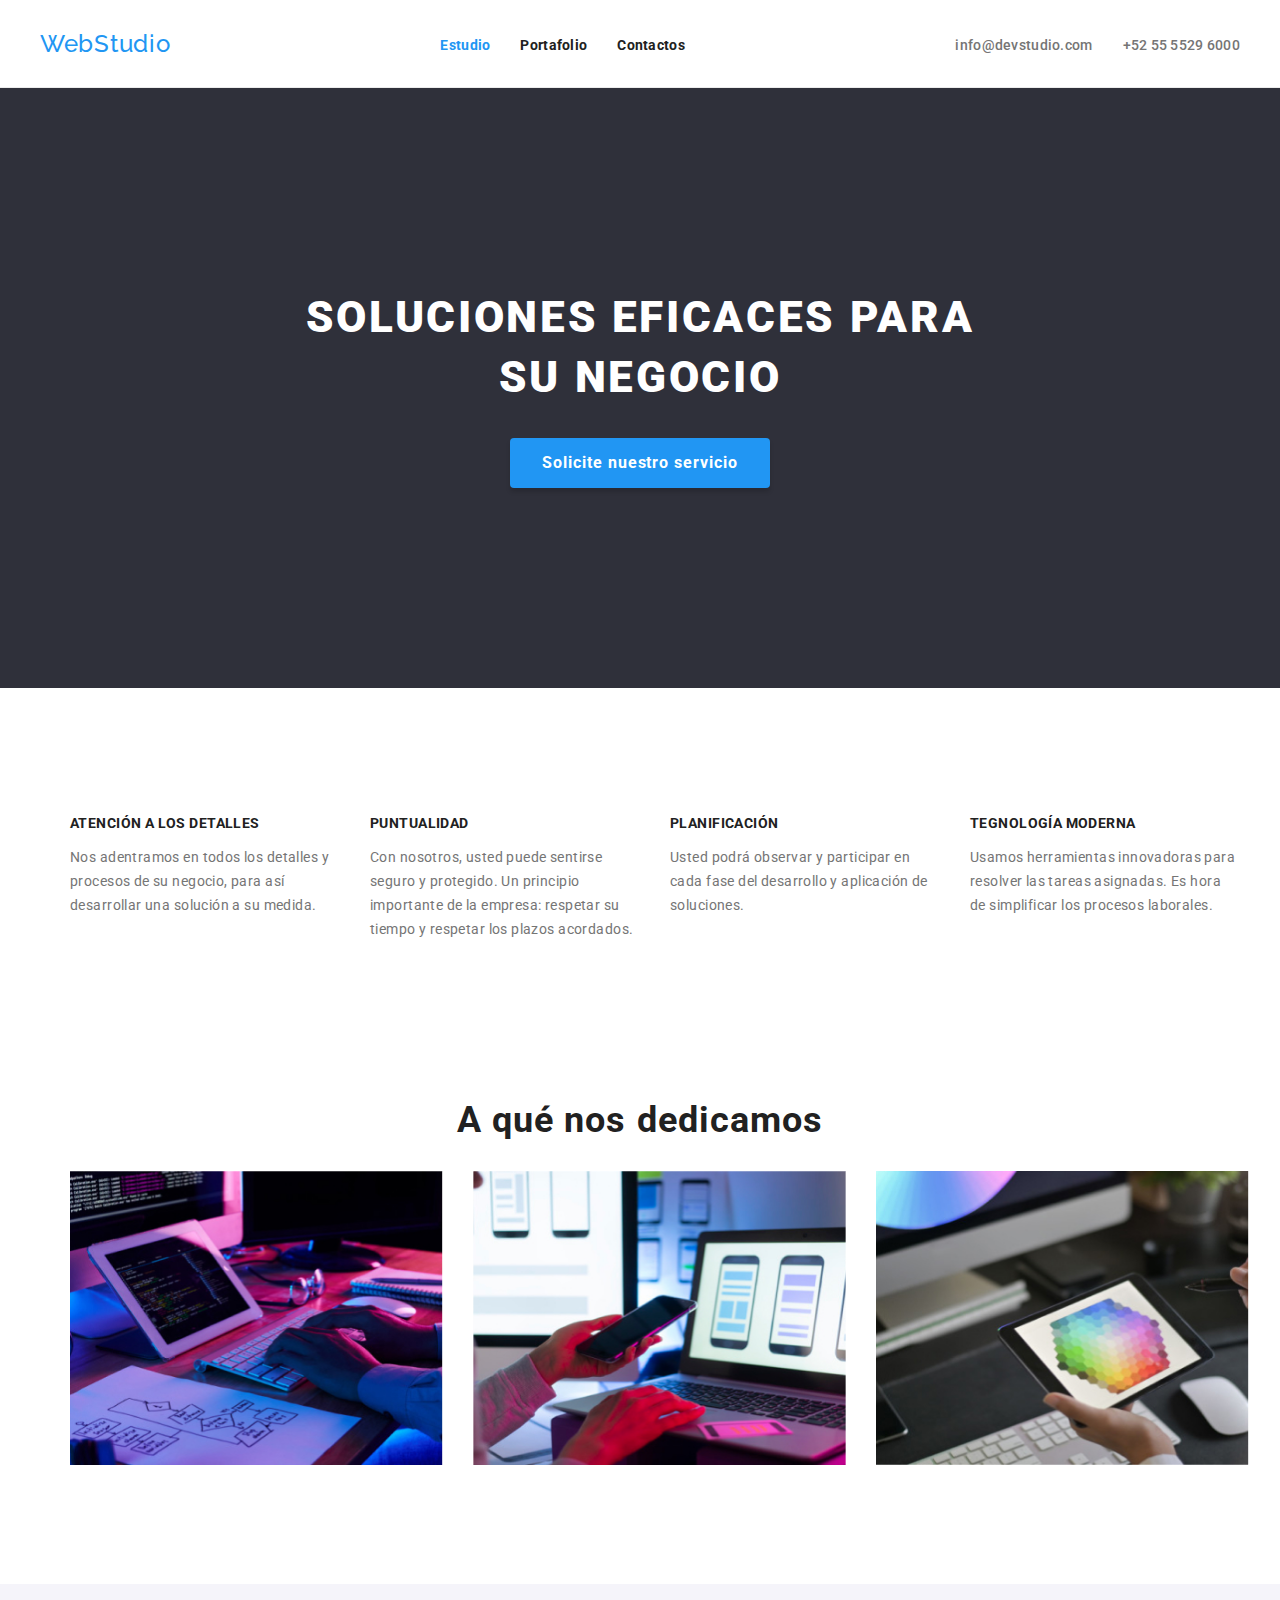
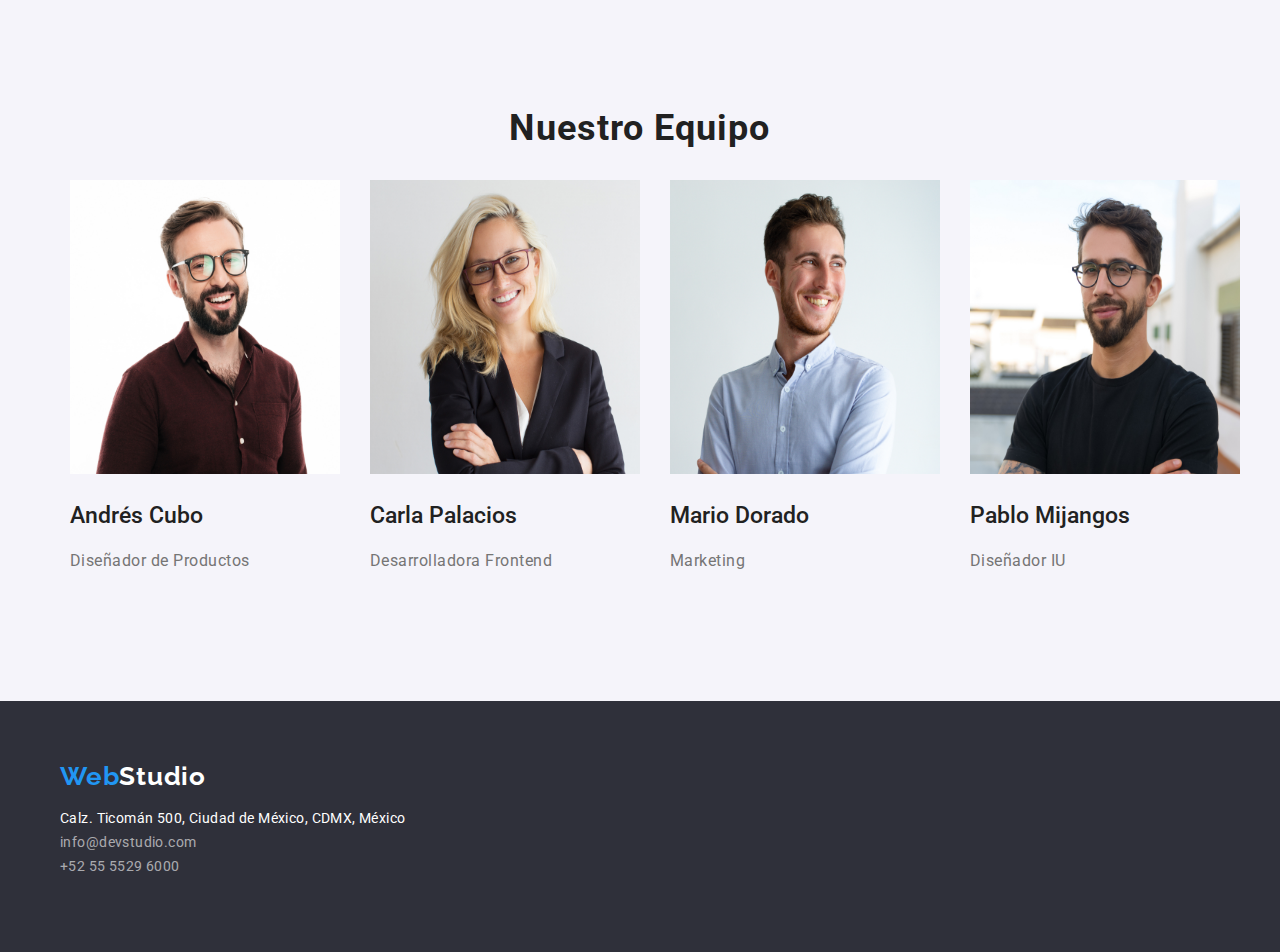
<file: index.html>
<!DOCTYPE html>
<html lang="es">
  
<head>
  <meta charset="UTF-8" />
  <meta http-equiv="X-UA-Compatible" content="IE=edge" />
  <meta name="viewport" content="width=device-width, initial-scale=1.0" />
  <meta name="description" content="Tarea 2" />
  <meta name="robots" content="index,follow" />
  <title>WebStudio</title>
  <link rel="preconnect" href="https://fonts.googleapis.com" />
  <link rel="preconnect" href="https://fonts.gstatic.com" crossorigin />
  <link href="https://fonts.googleapis.com/css2?family=Raleway:wght@700&family=Roboto:wght@400;500;700;900&display=swap"
    rel="stylesheet" 
    />
    <link rel="stylesheet" href="https://cdnjs.cloudflare.com/ajax/libs/modern-normalize/1.1.0/modern-normalize.min.css">
  <link rel="stylesheet" href="./css/styles.css" />
</head>

<body>
  <header class="header">
    <div class="container container-header">
      <nav class="navigation">
        <a href="./index.html" class="icon-header">
          <span class="icon-blue">WebStudio</span></a>
        <ul class="list-titul">
          <li class="list-item">
            <a href="./index.html" class="header-ref color-main">Estudio</a>
          </li>
          <li class="list-item">
            <a href="./portafolio.html" class="header-ref">Portafolio</a>
          </li>
          <li class="list-item"><a href="#" class="header-ref">Contactos</a></li>
        </ul>
      </nav>
      <ul class="list-titul">
        <li class="list-item">
          <a href="mailto:info@devstudio.com" class="gmail">info@devstudio.com</a>
        </li>
        <li class="list-item">
          <a href="tel:+525555296000" class="telf">+52 55 5529 6000</a>
        </li>
      </ul>
    </div>
  </header>
  <main>
    <section class="hero section">
      <div class="container container-hero ">
       <h1 class="hero-title">SOLUCIONES EFICACES PARA SU NEGOCIO</h1>
      <button type="button" class="hero-btn">
       Solicite nuestro servicio
       </button>
      </div>
    </section>
    <section class="section">
      <div class="container">
        <ul class="list-titul">
          <li class="container-advantager list-item">
            <h3 class="title-self">ATENCIÓN A LOS DETALLES</h3>
            <p class="descr-self">
              Nos adentramos en todos los detalles y procesos de su negocio,
              para así desarrollar una solución a su medida.
            </p>
          </li>
          <li class="container-advantager list-item">
            <h3 class="title-self">PUNTUALIDAD</h3>
            <p class="descr-self">
              Con nosotros, usted puede sentirse seguro y protegido. Un
              principio importante de la empresa: respetar su tiempo y respetar
              los plazos acordados.
            </p>
          </li>
          <li class="container-advantager list-item">
            <h3 class="title-self">PLANIFICACIÓN</h3>
            <p class="descr-self">
              Usted podrá observar y participar en cada fase del desarrollo y
              aplicación de soluciones.
            </p>
          </li>
          <li class="container-advantager list-item">
            <h3 class="title-self">TEGNOLOGÍA MODERNA</h3>
            <p class="descr-self">
              Usamos herramientas innovadoras para resolver las tareas
              asignadas. Es hora de simplificar los procesos laborales.
            </p>
          </li>
        </ul>
      </div>
    </section>
    <section class="section activity">
      <div class="container">
       <h2 class="title">A qué nos dedicamos</h2>
       <ul class="list-titul">
        <li class="list-item">
          <img src="./images/imagen1.jpg" width="373" height="294" alt="computador" />
        </li>
        <li class="list-item">
          <img src="./images/imagen2.jpg" width="373" height="294" alt="tablet" />
        </li>
        <li class="list-item">
          <img src="./images/imagen3.jpg" width="373" height="294" alt="celular" />
        </li>
      </ul>
      </div>
    </section>
    <section class="section-work section">
      <div class="container">
        <h2 class="title-team">Nuestro Equipo</h2>
        <ul class="list-titul">
          <li class="list-item">
            <img src="./images/imagen4.jpg" width="270" height="294" alt="Andres" />
            <h3 class="team-names">Andrés Cubo</h3>
            <p class="team-work">Diseñador de Productos</p>
          </li>
          <li class="list-item">
            <img src="./images/imagen5.jpg" width="270" height="294" alt="Carla" />
            <h3 class="team-names">Carla Palacios</h3>
            <p class="team-work">Desarrolladora Frontend</p>
          </li>
          <li class="list-item">
            <img src="./images/imagen6.jpg" width="270" height="294" alt="Mario" />
            <h3 class="team-names">Mario Dorado</h3>
            <p class="team-work">Marketing</p>
          </li>
          <li class="list-item">
            <img src="./images/imagen7.jpg" width="270" height="294" alt="Pablo" />
            <h3 class="team-names">Pablo Mijangos</h3>
            <p class="team-work">Diseñador IU</p>
          </li>
        </ul>
      </div>
    </section>
  </main>
  <footer class="footer">
    <div class="container">
      <a href="./index.html" class="icon-footer">
        <span class="icon-footer-blue">Web</span>Studio</a>
      <address class="address">
        <ul class="list-footer">
          <li>Calz. Ticomán 500, Ciudad de México, CDMX, México</li>
          <li>
            <a href="mailto:info@devstudio.com" class="footer-gmail">info@devstudio.com</a>
          </li>
          <li>
            <a href="tel:+525555296000" class="footer-telf">+52 55 5529 6000</a>
          </li>
        </ul>
      </address>
    </div>
  </footer>
  </body>
  
  </html>
</file>
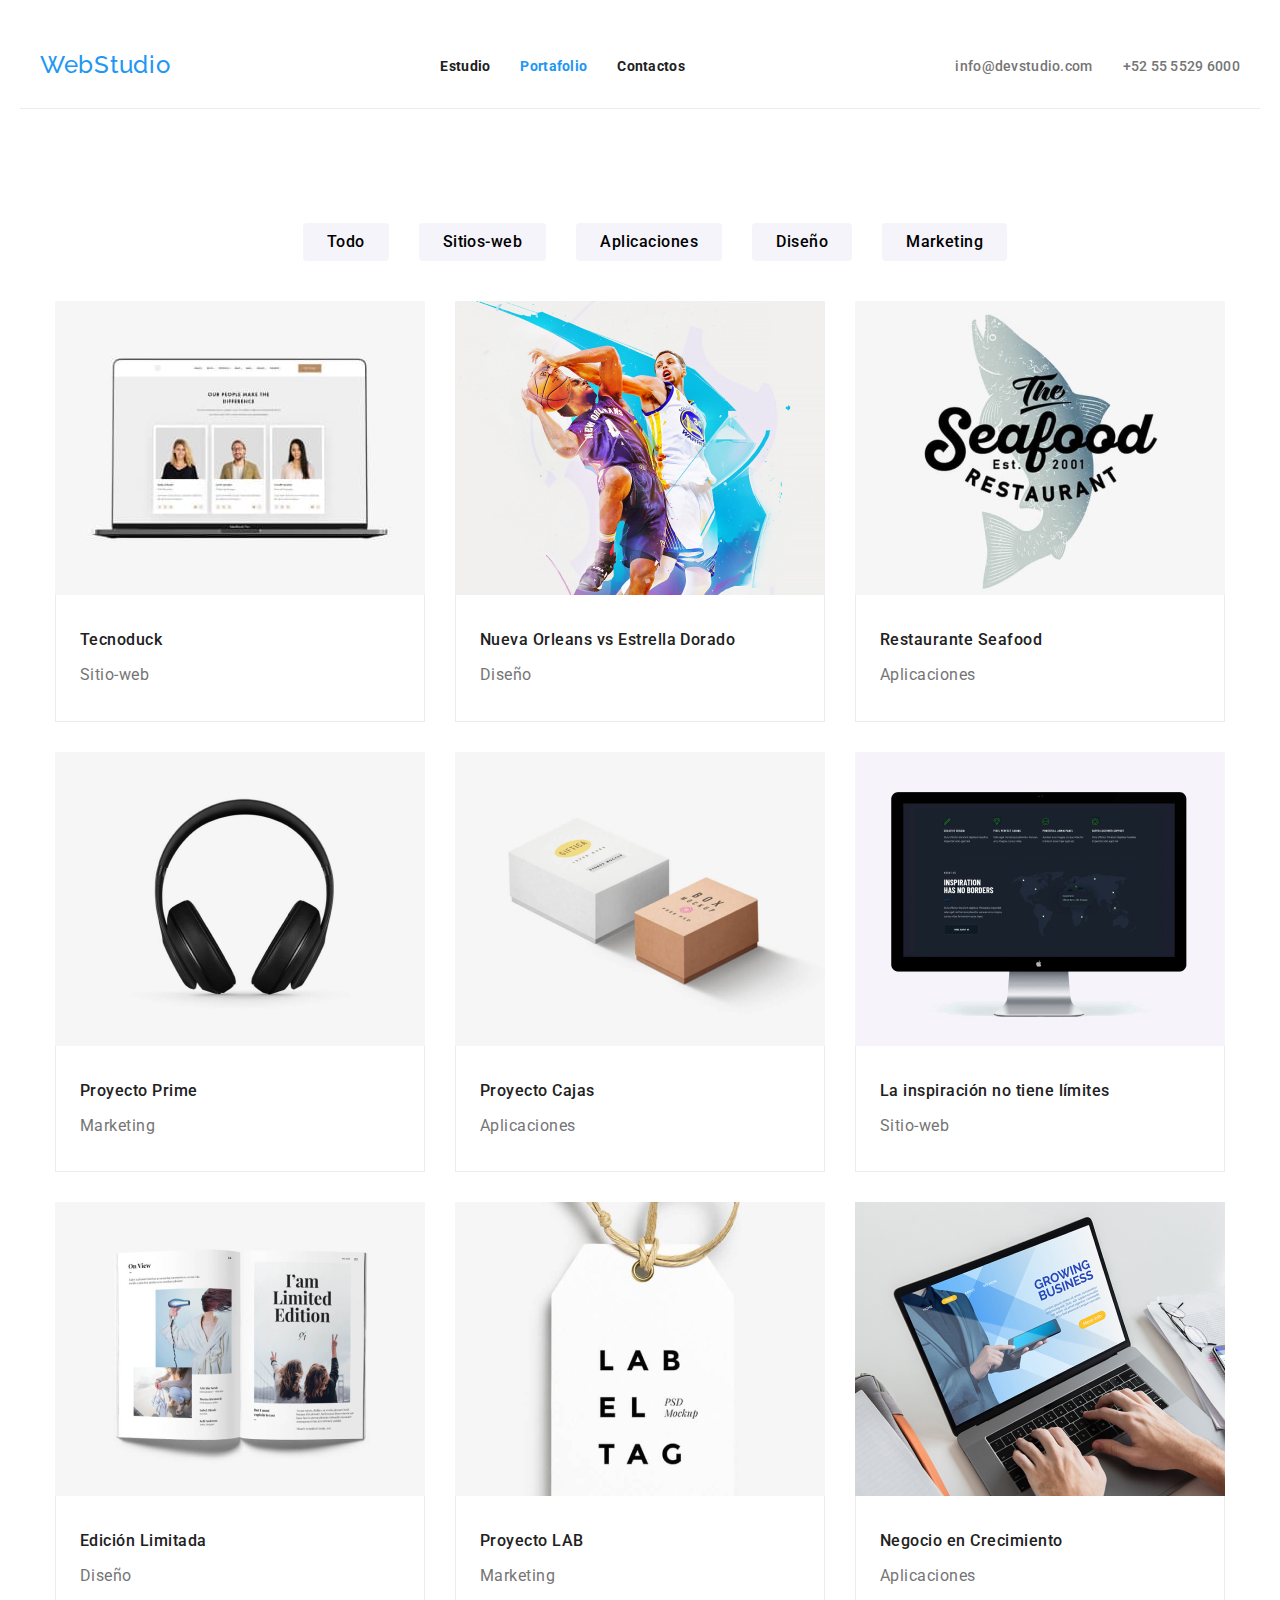
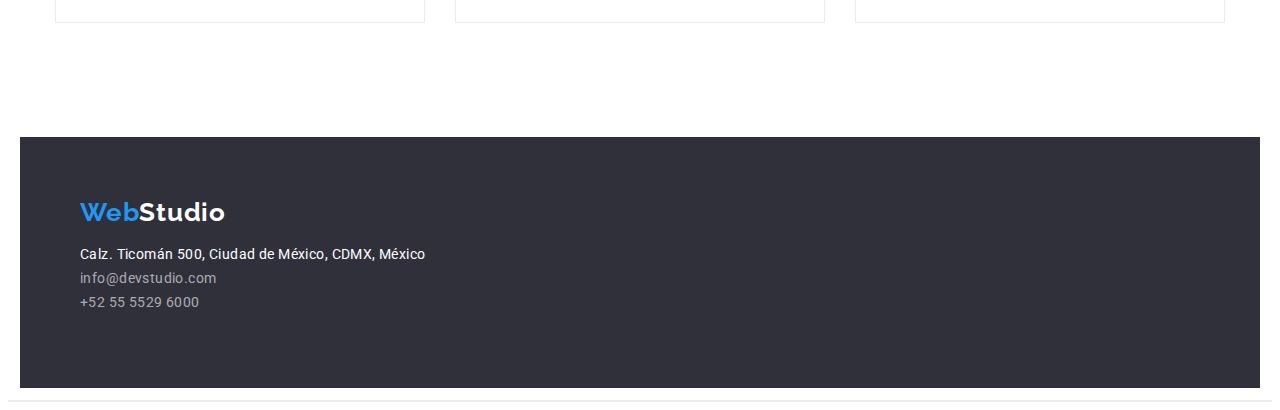
<file: portafolio.html>
<!DOCTYPE html>
<html lang="es">
  <head>
    <meta charset="UTF-8" />
    <meta http-equiv="X-UA-Compatible" content="IE=edge" />
    <meta name="viewport" content="width=device-width, initial-scale=1.0" />
    <title>Portafolio</title>
    <link rel="stylesheet" href="./css/styles.css" />
    <link rel="preconnect" href="https://fonts.googleapis.com" />
    <link rel="preconnect" href="https://fonts.gstatic.com" crossorigin />
    <link
      href="https://fonts.googleapis.com/css2?family=Raleway:wght@700&family=Roboto:wght@400;500;700;900&display=swap"
      rel="stylesheet"
     />
    
  </head>
  <body>
    <header class="header-2">
      <div class="container container-header">
        <header class="hidden-header">
        <header class="hidden-header">
        </div>
        <header class="header">
        <div class="container container-header" >
        <nav class="navigation">
            <a href="./index.html" class="icon-header">
              <span class="icon-blue">WebStudio</span></a>
              <ul class="list-titul">
                <li class="list-item">
                <a href="./index.html" class="header-ref">Estudio</a>
              </li>
              <li class="list-item">
                <a href="./portafolio.html" class="header-ref color-main">Portafolio</a>
              </li>
              <li class="list-item"><a href="#" class="header-ref">Contactos</a></li>
            </ul>
          </nav>
          <ul class="list-titul">
            <li class="list-item">
              <a href="mailto:info@devstudio.com" class="gmail">info@devstudio.com</a>
            </li>
            <li class="list-item">
              <a href="tel:+525555296000" class="telf">+52 55 5529 6000</a>
            </li>
          </ul>
        </div>
        </header>
        <main>
          <section class="section">
            <div class="container main-container">
            <header class="hidden-header"></header>
            <ul class="list-titul">
              <li class="list-item">
                <button type="button" class="filter-btn">Todo</button>
              </li>
              <li class="list-item list-titul">
                <button type="button" class="filter-btn">
                  Sitios-web
                </button>
              </li>
              <li class="list-titul">
                <button type="button" class="filter-btn">
                  Aplicaciones
                </button>
              </li>
              <li class="list-titul">
                <button type="button" class="filter-btn filter-text">Diseño</button>
              </li>
              <li class=" list-item list-titul">
                <button type="button" class="filter-btn">
                  Marketing
                </button>
              </li>
            </ul>
            <ul class="portafolio">
                <li class="list card">
                  <img class="img" src="./images/imagen8.jpg" width="370" alt="Tecnoduck" />
                  <div class="card-info">
                    <h3 class="product-title">Tecnoduck</h3>
                    <p class="product-descript">Sitio-web</p> 
                  </div>
                </li>
                  <li class="list card">
                    <img class="img" src="./images/imagen9.jpg" width="370" alt="Póster" />
                    <div class="card-info">
                      <h3 class="product-title">
                        Nueva Orleans vs Estrella Dorado</h3>
                        <p class="product-descript">Diseño</p>
                      </div>
              </li>
              <li class="list card">
                  <img class="img" src="./images/imagen10.jpg" width="370" alt="Seafood" />
                  <div class="card-info">
                    <h3 class="product-title">Restaurante Seafood</h3>
                    <p class="product-descript">Aplicaciones</p>
                  </div>
              </li>
              <li class="list card">
                  <img class="img" src="./images/imagen11.jpg" width="370" alt="proyecto" />
                  <div class="card-info">
                    <h3 class="product-title">Proyecto Prime</h3>
                    <p class="product-descript">Marketing</p>
                  </div>
              </li>
              <li class="list card">
                  <img class="img" src="./images/imagen12.jpg" width="370" alt="cajas" />
                  <div class="card-info">
                    <h3 class="product-title">Proyecto Cajas</h3>
                    <p class="product-descript">Aplicaciones</p>
                  </div>
              </li>
              <li class="list card">                                 
                    <img class="img src" src="./images/imagen13.jpg" width="370" alt="limites" />
                    <div class="card-info">
                      <h3 class="product-title">La inspiración no tiene límites</h3>
                      <p class="product-descript">Sitio-web</p>
                    </div>
              </li>
              <li class="list card">             
                  <img class="img" src="./images/imagen14.jpg" width="370" alt="edicion Limitada" />
                  <div class="card-info">
                    <h3 class="product-title">Edición Limitada</h3>
                    <p class="product-descript">Diseño</p>
                  </div>
              </li>
              <li class="list card">                 
                  <img class="img" src="./images/imagen15.jpg" width="370" alt="LAB" />
                  <div class="card-info">
                    <h3 class="product-title">Proyecto LAB</h3>
                    <p class="product-descript">Marketing</p>
                  </div>            
              </li>
        
              <li class="list card">                              
                  <img class="img" src="./images/imagen16.jpg" width="370" alt="Aplicaciones" />
                  <div class="card-info">
                    <h3 class="product-title">Negocio en Crecimiento</h3>
                    <p class="product-descript">Aplicaciones</p>
                  </div>
              </li>
            </ul>
            </div>
      </section>
    </main>
    <footer class="footer">
      <div class="container">
        <a href="./index.html" class="icon-footer">
          <span class="icon-footer-blue">Web</span>Studio</a>
        <address class="address">
          <ul class="list-footer">
            <li>
              <a href="Nombre del pais"></a>Calz. Ticomán 500, Ciudad de México, CDMX, México </a>
            </li>
            <li>
              <a href="mailto:info@devstudio.com" class="footer-gmail">info@devstudio.com</a>
            </li>
            <li>
              <a href="tel:+525555296000" class="footer-telf">+52 55 5529 6000</a>
            </li>
          </ul>
        </address>
      </div>
    </footer>
  </body>
</html>
</file>
<file: css/styles.css>
:root {
  --color-principal-texto: #212121;
  --color-segundo-texto: #757575;
  --color-web: #2196f3;
  --color-primario-fondo-pantalla: #ffffff;
  --color-segundo-fondo-pantalla: #2f303a;
  --secondar-font:'Raleway', 'sans-serfis' ;
   --bc-color-border: #ECECEC; 
}
body {
  font-family: 'Roboto', sans-serif;
  color: var(--color-principal-texto);
  font-size: 20px;
  background-color: var(--color-primario-fondo-pantalla);
}

.portafolio{
  display: flex;
  flex-wrap: wrap;
  gap: 30px;
  padding: 0;
  justify-content: center;
}

.card{
 width: 370px;
}

.img{
display: block;
margin: 0;
padding: 0;
}

.card-info{
  display: block;
  margin: 0;
  padding: 0;
  border: 1px solid var(--bc-color-border);
  border-top: none;
  padding: 20px 24px;
  flex-shrink: 0;
}

.div{
  display: block;
}
.footer-2{
  font-style: normal;
    background-color: var(--color-segundo-fondo-pantalla);
    padding: 60px;
}

.header{
  padding: 12px;
  border-bottom: 2px solid var(--bc-color-border);
}

.header-2{
  padding: 12px;
  border-bottom:2px solid var(--bc-color-border) ;
}
.container{
  width: 1200px;
  margin: auto;
 }

.container-header{
display: flex;
justify-content: space-between;
align-items: center;
}

.navigation{
  display: flex;
  align-items: center;
}


.list-titul{
  display: flex;
  align-items: center;
  align-items: flex-start;
  padding: 0;
  margin-left: 30px;
}


.list-item:not(:first-child){
margin-left: 30px;
}

.list-footer{
  list-style: none;
  padding: 0;
  
}
.main-container{
 display: flex;
 flex-direction: column;
 align-items: center;
}
.container-advantager{
  width: 270px;
}

.icon-header{
  margin-right: 120px;
  font-family: var(--secondar-font-);
}

.icon-blue{
  margin-right: 120px;
}



ul {
  list-style: none;
}
a {
  text-decoration: none;
}
.header {
  border-bottom: 1px solid #ececec;
  padding: 12px 0;
}
.icon-blue {
  color: var(--color-web);
}
.icon-header {
  font-family: 'Raleway', sans-serif;
  font-style: 14px;
  color: #000000;
  font-weight: 500;
  font-size: 24px;
  line-height: 31px;
  letter-spacing: 0.03em;
  text-align: right;
}
.header-ref {
  font-style: normal;
  font-weight: 700;
  font-size: 14px;
  line-height: 16px;
  letter-spacing: 0.02em;
  color: #212121;
}

.header-ref:hover,
.header-ref:focus {
  color: var(--color-web);
}
.color-main,
.color-site {
  color: var(--color-web);
}
.telf,
.gmail {
  font-size: 14px;
  font-weight: 500;
  line-height: 1.14;
  letter-spacing: 0.02em;
  color: var(--color-segundo-texto);
}
.telf:hover,
.gmail:focus,
.telf:focus,
.gmail:hover {
  color: var(--color-web);
}

.hero {
  height: 600px;
  background-color: var(--color-segundo-fondo-pantalla);
  text-align: center;
  display: flex;
  align-items: center;
}

.section{
  padding-top: 94px;
 padding-bottom: 94px;
}

.activity{
  padding-top: 0;
}

.hero-title {
  font-weight: 900;
  font-size: 44px;
  line-height: 1.36;
  text-align: center;
  letter-spacing: 0.06em;
  text-transform: uppercase;
  color: #ffffff;
  margin: auto;
  margin-bottom: 30px;
  margin-top: 0;
  width: 696px;
}
.hero-btn {
  font-weight: 700;
  font-size: 16px;
  line-height: 1.88;
  display:inline-flex ;
  align-items: center;
  text-align: center;
  letter-spacing: 0.06em;
  color: #ffffff;
  background-color: var(--color-web);
  box-shadow: 0px 4px 4px rgba(0, 0, 0, 0.15);
  border-radius: 4px;
  border-style: none;
  cursor: pointer;
  border-radius: 4px;
  border: none; 
  padding: 10px 32px;
}
.title-self {
  font-size: 14px;
  line-height: 1.14;
  letter-spacing: 0.03em;
  text-transform: uppercase;
}
.descr-self {
  font-size: 14px;
  line-height: 1.71;
  letter-spacing: 0.03em;
  color: var(--color-segundo-texto);
}
.title {
  font-size: 36px;
  line-height: 1.16;
  text-align: center;
  letter-spacing: 0.03em;
  color: inherit;
}
.section-work {
  background-color: #f5f4fa;
}
.title-team {
  font-size: 36px;
  line-height: 1.16;
  text-align: center;
  letter-spacing: 0.03em;
  color: inherit;
}
.team-name,
.team-work,
.product-title,
.product-descript {
  font-size: 16px;
  line-height: 1.18;
  letter-spacing: 0.03em;
}
.team-names,
.product-title {
  font-weight: 500;
}
.team-work,
.product-descript {
  color: var(--color-segundo-texto);
}
.footer {
  font-style: normal;
  background-color: var(--color-segundo-fondo-pantalla);
  padding: 60px;
}
.icon-footer-blue {
  color: var(--color-web);
}
.icon-footer {
  font-family: 'Raleway', sans-serif;
  color: #ffffff;
  font-weight: 700;
  font-size: 26px;
  line-height: 1.19;
  letter-spacing: 0.03em;
}
.address,
.footer-mail,
.footer-tel {
  font-family: 'roboto';
  font-style: normal;
  font-weight: 400;
  font-size: 14px;
  line-height: 24px;
  letter-spacing: 0.03em;
  color: #ffffff;
}
.footer-gmail,
.footer-telf {
  color: rgba(255, 255, 255, 0.6);
}
.footer-gmail:hover,
.footer-gmail:focus {
  color: var(--color-web);
}
.footer-telf:hover,
.footer-telf:focus {
  color: var(--color-web);
}
.filter-btn {
  font-family: 'Roboto', sans-serif;
  font-weight: 500;
  font-size: 16px;
  line-height: 1.62;
  text-align: center;
  letter-spacing: 0.03em;
  background-color: #f5f4fa;
  border-radius: 4px;
  border-style: none;
  cursor: pointer;
  padding: 6px 24px;
}
.hidden-header {
  visibility: hidden;
}
.filter-btn:hover,
.filter-btn:focus {
  background-color: var(--color-web);
  box-shadow: 0px 3px 1px rgba(0, 0, 0, 0.1), 0px 1px 2px rgba(0, 0, 0, 0.8),
    0px 2px 2px rgba(0, 0, 0, 0.12);
  border-radius: 4px;
  font-weight: 500;
  font-size: 16px;
  line-height: 1.62;
  text-align: center;
  letter-spacing: 0.03em;
  color: #ffffff;
}
.filter-text {
  font-weight: 500;
  font-size: 16px;
  line-height: 1.62;
  text-align: center;
  letter-spacing: 0.03em;
}
</file>
